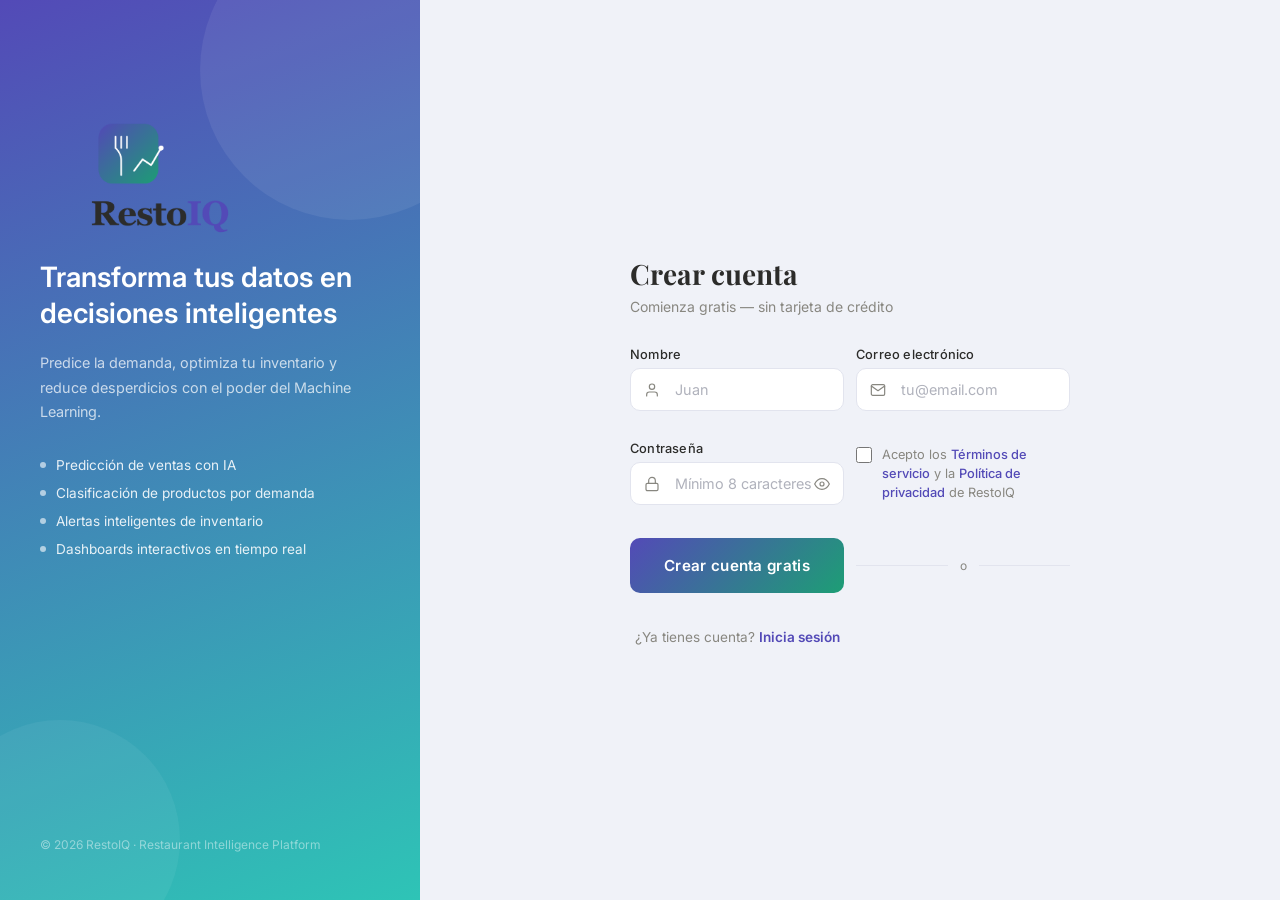
<file: templates/auth/register.html>
<!DOCTYPE html>
<html lang="es">

<head>
  <meta charset="UTF-8">
  <title>RestoIQ — Crear cuenta</title>

  <link href="https://fonts.googleapis.com/css2?family=Playfair+Display:wght@700&family=Inter:wght@400;500;600&display=swap" rel="stylesheet">

  
  <link rel="stylesheet" href="../../static/css/auth.css">
</head>

<body>

 <!-- Panel lateral izquierdo -->
  <aside class="side-panel" aria-hidden="true">
    <div class="side-brand">
      <div class="side-icon">
        <img class="logo-1" src="../../static/restoIQ_logo_pg.PNG" alt="logo RestoIQ">
      </div>
    
    </div>

    <div class="side-content">
      <p class="side-tagline">Transforma tus datos en decisiones inteligentes</p>
      <p class="side-desc">Predice la demanda, optimiza tu inventario y reduce desperdicios con el poder del Machine Learning.</p>
      <ul class="side-features">
        <li class="side-feature"><span class="feat-dot"></span>Predicción de ventas con IA</li>
        <li class="side-feature"><span class="feat-dot"></span>Clasificación de productos por demanda</li>
        <li class="side-feature"><span class="feat-dot"></span>Alertas inteligentes de inventario</li>
        <li class="side-feature"><span class="feat-dot"></span>Dashboards interactivos en tiempo real</li>
      </ul>
    </div>

    <p class="side-footer">© 2026 RestoIQ · Restaurant Intelligence Platform</p>
  </aside>

  <!-- Panel de formulario -->
  <main class="form-panel">
    <div class="form-card">

      <!-- Logo solo visible en móvil -->
      <div class="mobile-logo" aria-hidden="true">
        <div class="mobile-icon">
          <svg width="28" height="28" viewBox="0 0 24 24" fill="none">
            <line x1="8" y1="3" x2="8" y2="9" stroke="white" stroke-width="1.8" stroke-linecap="round"/>
            <line x1="12" y1="3" x2="12" y2="9" stroke="white" stroke-width="1.8" stroke-linecap="round"/>
            <line x1="16" y1="3" x2="16" y2="9" stroke="white" stroke-width="1.8" stroke-linecap="round"/>
            <path d="M8 9 Q10 12 10 14 L10 20" fill="none" stroke="white" stroke-width="1.8" stroke-linecap="round"/>
            <polyline points="14,18 16,14 18,16 21,10" fill="none" stroke="white" stroke-width="2" stroke-linecap="round" stroke-linejoin="round"/>
            <circle cx="21" cy="10" r="1.5" fill="white"/>
          </svg>
        </div>
        <p class="mobile-name">Resto<span class="iq">IQ</span></p>
        <p class="mobile-sub">Predict · Optimize · Serve</p>
      </div>

      <header class="form-header">
        <h1 class="form-title">Crear cuenta</h1>
        <p class="form-subtitle">Comienza gratis — sin tarjeta de crédito</p>
      </header>

      <form id="registerForm" method="POST" action="/register">

        <div class="field-row">
          <div class="field">
            <label for="nombre">Nombre</label>
            <div class="input-wrap">
              <span class="input-icon">
                <svg width="16" height="16" viewBox="0 0 24 24" fill="none" stroke="currentColor" stroke-width="1.8" stroke-linecap="round" stroke-linejoin="round">
                  <path d="M20 21v-2a4 4 0 0 0-4-4H8a4 4 0 0 0-4 4v2"/><circle cx="12" cy="7" r="4"/>
                </svg>
              </span>
              <input type="text" id="nombre" name="nombre" placeholder="Juan" autocomplete="given-name" required />
            </div>
            <p class="field-error" id="nombre-error">Ingresa tu nombre</p>
          </div>

         

        <div class="field">
          <label for="email">Correo electrónico</label>
          <div class="input-wrap">
            <span class="input-icon">
              <svg width="16" height="16" viewBox="0 0 24 24" fill="none" stroke="currentColor" stroke-width="1.8" stroke-linecap="round" stroke-linejoin="round">
                <path d="M4 4h16c1.1 0 2 .9 2 2v12c0 1.1-.9 2-2 2H4c-1.1 0-2-.9-2-2V6c0-1.1.9-2 2-2z"/><polyline points="22,6 12,13 2,6"/>
              </svg>
            </span>
            <input type="email" id="email" name="email" placeholder="tu@email.com" autocomplete="email" required />
          </div>
          <p class="field-error" id="email-error">Ingresa un correo válido</p>
        </div>

        <div class="field">
          <label for="password">Contraseña</label>
          <div class="input-wrap">
            <span class="input-icon">
              <svg width="16" height="16" viewBox="0 0 24 24" fill="none" stroke="currentColor" stroke-width="1.8" stroke-linecap="round" stroke-linejoin="round">
                <rect x="3" y="11" width="18" height="11" rx="2" ry="2"/><path d="M7 11V7a5 5 0 0 1 10 0v4"/>
              </svg>
            </span>
            <input type="password" id="password" name="password" placeholder="Mínimo 8 caracteres" autocomplete="new-password" required />
            <button type="button" class="toggle-pass" id="togglePass" aria-label="Mostrar contraseña">
              <svg id="eyeIcon" width="16" height="16" viewBox="0 0 24 24" fill="none" stroke="currentColor" stroke-width="1.8" stroke-linecap="round" stroke-linejoin="round">
                <path d="M1 12s4-8 11-8 11 8 11 8-4 8-11 8-11-8-11-8z"/><circle cx="12" cy="12" r="3"/>
              </svg>
            </button>
          </div>
          <div class="strength-bar" id="strengthBar">
            <div class="strength-track"><div class="strength-fill" id="strengthFill"></div></div>
            <p class="strength-label" id="strengthLabel">Contraseña débil</p>
          </div>
          <p class="field-error" id="password-error">La contraseña debe tener al menos 8 caracteres</p>
        </div>

        <div class="check-wrap">
          <input type="checkbox" id="terms" name="terms" required />
          <label class="check-label" for="terms">
            Acepto los <a href="#">Términos de servicio</a> y la <a href="#">Política de privacidad</a> de RestoIQ
          </label>
        </div>

        <button type="submit" class="btn-primary">
          <span class="btn-shine"></span>
          Crear cuenta gratis
        </button>

      </form>

      <div class="divider">o</div>

      <p class="login-link">¿Ya tienes cuenta? <a href="/login">Inicia sesión</a></p>
    </div>
  </main>

  <script>
  // Toggle contraseña
  const togglePass = document.getElementById('togglePass');
  const passInput  = document.getElementById('password');
  const eyeIcon    = document.getElementById('eyeIcon');

  togglePass.addEventListener('click', () => {
    const show = passInput.type === 'password';
    passInput.type = show ? 'text' : 'password';
    eyeIcon.innerHTML = show
      ? '<path d="M17.94 17.94A10.07 10.07 0 0 1 12 20c-7 0-11-8-11-8a18.45 18.45 0 0 1 5.06-5.94M9.9 4.24A9.12 9.12 0 0 1 12 4c7 0 11 8 11 8a18.5 18.5 0 0 1-2.16 3.19m-6.72-1.07a3 3 0 1 1-4.24-4.24"/><line x1="1" y1="1" x2="23" y2="23" stroke="currentColor" stroke-width="1.8" stroke-linecap="round"/>'
      : '<path d="M1 12s4-8 11-8 11 8 11 8-4 8-11 8-11-8-11-8z"/><circle cx="12" cy="12" r="3"/>';
  });

  // Indicador de fuerza de contraseña
  const strengthBar   = document.getElementById('strengthBar');
  const strengthFill  = document.getElementById('strengthFill');
  const strengthLabel = document.getElementById('strengthLabel');

  passInput.addEventListener('input', () => {
    const v = passInput.value;
    if (!v) { strengthBar.classList.remove('visible'); return; }
    strengthBar.classList.add('visible');

    let score = 0;
    if (v.length >= 8)  score++;
    if (v.length >= 12) score++;
    if (/[A-Z]/.test(v)) score++;
    if (/[0-9]/.test(v)) score++;
    if (/[^A-Za-z0-9]/.test(v)) score++;

    const levels = [
      { w: '20%', bg: '#D85A30', txt: 'Contraseña muy débil' },
      { w: '40%', bg: '#E99B2F', txt: 'Contraseña débil' },
      { w: '60%', bg: '#E9C02F', txt: 'Contraseña regular' },
      { w: '80%', bg: '#1D9E75', txt: 'Contraseña buena' },
      { w: '100%', bg: '#534AB7', txt: 'Contraseña excelente' },
    ];
    const lvl = levels[Math.min(score - 1, 4)] || levels[0];
    strengthFill.style.width      = lvl.w;
    strengthFill.style.background = lvl.bg;
    strengthLabel.textContent     = lvl.txt;
  });

  // Validación al enviar
  document.getElementById('registerForm').addEventListener('submit', (e) => {
    e.preventDefault();
    let valid = true;

    const fields = [
      { id: 'nombre',   errId: 'nombre-error',   check: v => v.trim().length > 0 },
      { id: 'email',    errId: 'email-error',     check: v => /^[^\s@]+@[^\s@]+\.[^\s@]+$/.test(v) },
      { id: 'password', errId: 'password-error',  check: v => v.length >= 8 },
    ];

    fields.forEach(({ id, errId, check }) => {
      const input = document.getElementById(id);
      const err   = document.getElementById(errId);
      const ok    = check(input.value);
      input.classList.toggle('error', !ok);
      err.style.display = ok ? 'none' : 'block';
      if (!ok) valid = false;
    });

    // Si todo es válido, enviar el form a Flask
    if (valid) {
      e.target.submit();
    }
  });

  // Quitar error al escribir
  document.querySelectorAll('input').forEach(input => {
    input.addEventListener('input', () => {
      input.classList.remove('error');
      const err = document.getElementById(input.id + '-error');
      if (err) err.style.display = 'none';
    });
  });
</script>

</body>
</html>
</file>
<file: static/css/auth.css>
*, *::before, *::after { box-sizing: border-box; margin: 0; padding: 0; }

    :root {
      --purple:   #534AB7;
      --teal:     #1D9E75;
      --dark:     #2C2C2A;
      --gray-mid: #888780;
      --gray-lt:  #F0F2F8;
      --border:   #E2E4EE;
      --white:    #ffffff;
      --error:    #D85A30;
    }

    body {
      min-height: 100vh;
      background: var(--gray-lt);
      font-family: 'Inter', sans-serif;
      color: var(--dark);
      display: flex;
      align-items: stretch;
    }

    /* ── PANEL IZQUIERDO (firma visual) ── */
    .side-panel {
      width: 420px;
      flex-shrink: 0;
      background: linear-gradient(160deg, #534AB7 0%, #2EC4B6 100%);
      display: flex;
      flex-direction: column;
      justify-content: space-between;
      padding: 3rem 2.5rem;
      position: relative;
      overflow: hidden;

    }

    .side-panel::before {
      content: '';
      position: absolute;
      top: -80px; right: -80px;
      width: 300px; height: 300px;
      border-radius: 50%;
      background: rgba(255,255,255,0.07);
    }
    .side-panel::after {
      content: '';
      position: absolute;
      bottom: -60px; left: -60px;
      width: 240px; height: 240px;
      border-radius: 50%;
      background: rgba(255,255,255,0.05);
    }

    .side-brand {
      display: flex;
      align-items: center;
      gap: 12px;
      position: relative;
      z-index: 1;
      margin-top: 50px;
    }

    .side-icon {display: flex;
        justify-content: center;
        align-items: center;
        margin-bottom: 0;
    }
    .side-icon img { width: 220px; height: auto; margin-bottom: 0;}

    .side-brand-name {
      font-family: 'Playfair Display', serif;
      font-size: 1.6rem;
      color: white;
      letter-spacing: -0.5px;
    }
    .side-brand-name span { opacity: 0.85; }

    .side-content { margin-top: 0;
        position: relative; z-index: 1; }

    .side-tagline {
      font-size: 1.75rem;
      font-weight: 600;
      color: white;
      line-height: 1.3;
      margin-top: 20px;
      margin-bottom: 1.25rem;
    }

    .side-desc {
      font-size: 0.9rem;
      color: rgba(255,255,255,0.72);
      line-height: 1.7;
    }

    .side-features {
      margin-top: 2rem;
      display: flex;
      flex-direction: column;
      gap: 0.75rem;
    }

    .side-feature {
      display: flex;
      align-items: center;
      gap: 10px;
      font-size: 0.85rem;
      color: rgba(255,255,255,0.88);
    }

    .feat-dot {
      width: 6px; height: 6px;
      border-radius: 50%;
      background: rgba(255,255,255,0.6);
      flex-shrink: 0;
    }

    .side-footer {
        margin-top: auto;
      font-size: 0.75rem;
      color: rgba(255,255,255,0.45);
      position: relative;
      z-index: 1;
    }

    /* ── PANEL DERECHO (formulario) ── */
    .form-panel {
      flex: 1;
      display: flex;
      align-items: center;
      justify-content: center;
      padding: 2rem 1.5rem;
    }

    .form-card {
      width: 100%;
      max-width: 440px;
    }

    /* Logo móvil (solo visible cuando el panel lateral está oculto) */
    .mobile-logo {
      display: none;
      flex-direction: column;
      align-items: center;
      margin-bottom: 2rem;
      gap: 4px;
    }

    .mobile-icon {
      width: 52px; height: 52px;
      border-radius: 14px;
      background: linear-gradient(135deg, #534AB7, #1D9E75);
      display: flex; align-items: center; justify-content: center;
      margin-bottom: 8px;
    }

    .mobile-name {
      font-family: 'Playfair Display', serif;
      font-size: 1.75rem;
      color: var(--dark);
      letter-spacing: -0.5px;
    }
    .mobile-name .iq { color: var(--purple); }

    .mobile-sub {
      font-size: 0.7rem;
      letter-spacing: 2px;
      color: var(--gray-mid);
      text-transform: uppercase;
    }

    .form-header { margin-bottom: 2rem; }

    .form-title {
      font-family: 'Playfair Display', serif;
      font-size: 1.75rem;
      color: var(--dark);
      margin-bottom: 0.4rem;
    }

    .form-subtitle {
      font-size: 0.875rem;
      color: var(--gray-mid);
    }

    /* ── CAMPOS ── */
    .field { margin-bottom: 1.1rem; }

    .field label {
      display: block;
      font-size: 0.8rem;
      font-weight: 500;
      color: var(--dark);
      margin-bottom: 0.4rem;
      letter-spacing: 0.2px;
    }

    .input-wrap {
      position: relative;
    }

    .input-icon {
      position: absolute;
      left: 14px;
      top: 50%;
      transform: translateY(-50%);
      color: var(--gray-mid);
      pointer-events: none;
      display: flex;
      align-items: center;
    }

    .input-wrap input {
      width: 100%;
      padding: 0.75rem 0.875rem 0.75rem 2.75rem;
      border: 1px solid var(--border);
      border-radius: 10px;
      font-family: 'Inter', sans-serif;
      font-size: 0.9rem;
      color: var(--dark);
      background: var(--white);
      transition: border-color 0.18s, box-shadow 0.18s;
      outline: none;
    }

    .input-wrap input::placeholder { color: #b0b2bc; }

    .input-wrap input:focus {
      border-color: var(--purple);
      box-shadow: 0 0 0 3px rgba(83,74,183,0.12);
    }

    .input-wrap input.error {
      border-color: var(--error);
    }

    .toggle-pass {
      position: absolute;
      right: 14px;
      top: 50%; transform: translateY(-50%);
      background: none; border: none;
      cursor: pointer;
      color: var(--gray-mid);
      padding: 0;
      display: flex;
      align-items: center;
      transition: color 0.15s;
    }
    .toggle-pass:hover { color: var(--dark); }

    .field-error {
      font-size: 0.75rem;
      color: var(--error);
      margin-top: 0.3rem;
      display: none;
    }

    /* row de dos campos */
    .field-row {
      display: grid;
      grid-template-columns: 1fr 1fr;
      gap: 0.75rem;
    }

    /* ── CHECKBOX ── */
    .check-wrap {
      display: flex;
      align-items: flex-start;
      gap: 10px;
      margin-bottom: 1.5rem;
      margin-top: 0.25rem;
    }

    .check-wrap input[type="checkbox"] {
      width: 16px; height: 16px;
      flex-shrink: 0;
      margin-top: 2px;
      accent-color: var(--purple);
      cursor: pointer;
    }

    .check-label {
      font-size: 0.8rem;
      color: var(--gray-mid);
      line-height: 1.5;
    }

    .check-label a {
      color: var(--purple);
      text-decoration: none;
      font-weight: 500;
    }
    .check-label a:hover { text-decoration: underline; }

    /* ── BOTÓN ── */
    .btn-primary {
      width: 100%;
      padding: 0.85rem 1rem;
      border: none;
      border-radius: 10px;
      background: linear-gradient(135deg, #534AB7 0%, #1D9E75 100%);
      color: white;
      font-family: 'Inter', sans-serif;
      font-size: 0.95rem;
      font-weight: 600;
      cursor: pointer;
      letter-spacing: 0.3px;
      transition: opacity 0.18s, transform 0.12s;
      position: relative;
      overflow: hidden;
    }

    .btn-primary:hover  { opacity: 0.92; transform: translateY(-1px); }
    .btn-primary:active { transform: translateY(0); opacity: 1; }

    .btn-primary .btn-shine {
      position: absolute;
      inset: 0;
      background: linear-gradient(90deg, transparent 0%, rgba(255,255,255,0.12) 50%, transparent 100%);
      transform: translateX(-100%);
      transition: transform 0.4s;
    }
    .btn-primary:hover .btn-shine { transform: translateX(100%); }

    /* ── DIVIDER ── */
    .divider {
      display: flex;
      align-items: center;
      gap: 12px;
      margin: 1.25rem 0;
      color: var(--border);
      font-size: 0.75rem;
      color: var(--gray-mid);
    }
    .divider::before, .divider::after {
      content: '';
      flex: 1;
      height: 1px;
      background: var(--border);
    }

    /* ── LINK LOGIN ── */
    .login-link {
      text-align: center;
      margin-top: 1.5rem;
      font-size: 0.85rem;
      color: var(--gray-mid);
    }

    .login-link a {
      color: var(--purple);
      font-weight: 600;
      text-decoration: none;
    }
    .login-link a:hover { text-decoration: underline; }

    /* ── STRENGTH BAR ── */
    .strength-bar {
      margin-top: 0.5rem;
      display: none;
    }
    .strength-bar.visible { display: block; }

    .strength-track {
      height: 3px;
      border-radius: 99px;
      background: var(--border);
      overflow: hidden;
    }

    .strength-fill {
      height: 100%;
      border-radius: 99px;
      transition: width 0.3s, background 0.3s;
      width: 0%;
      background: var(--error);
    }

    .strength-label {
      font-size: 0.72rem;
      color: var(--gray-mid);
      margin-top: 0.3rem;
    }


    /* ── MENSAJES FLASH ── */
.flash {
  padding: 0.75rem 1rem;
  border-radius: 8px;
  font-size: 0.85rem;
  margin-bottom: 1rem;
}

.flash--success {
  background: #e8f8f2;
  color: #1D9E75;
  border: 1px solid #b8ecd9;
}

.flash--error {
  background: #fdf0ec;
  color: #D85A30;
  border: 1px solid #f5c9b8;
}

/* ── LINK OLVIDÉ CONTRASEÑA ── */
.forgot-link {
  font-size: 0.78rem;
  color: var(--purple);
  text-decoration: none;
}
.forgot-link:hover { text-decoration: underline; }

    /* ── RESPONSIVE ── */
    @media (max-width: 820px) {
      .side-panel { display: none; }
      .mobile-logo { display: flex; }
      body { align-items: flex-start; }
      .form-panel { padding: 2rem 1.25rem; align-items: flex-start; padding-top: 2.5rem; }
    }

    @media (max-width: 480px) {
      .field-row { grid-template-columns: 1fr; }
      .form-title { font-size: 1.5rem; }
    }

    @media (prefers-reduced-motion: reduce) {
      .btn-primary, .input-wrap input, .btn-primary .btn-shine { transition: none; }
    }
</file>
